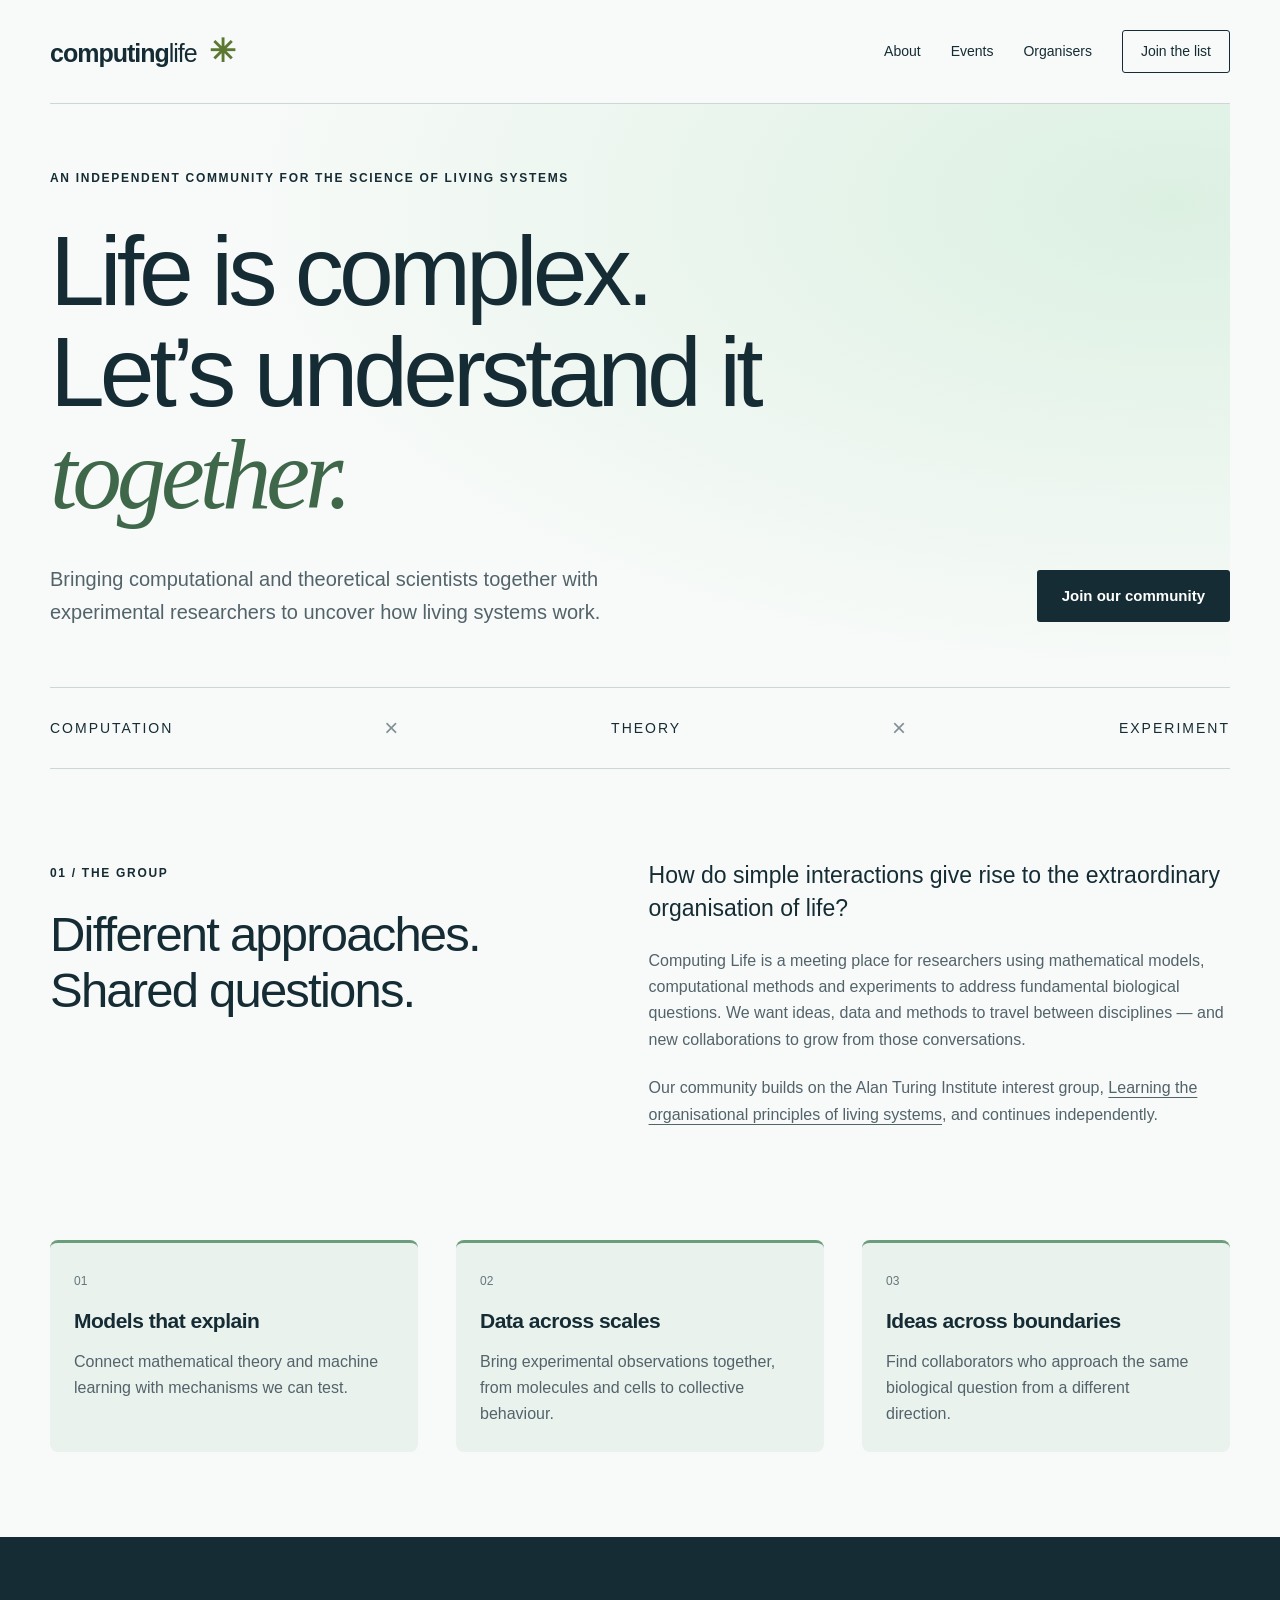
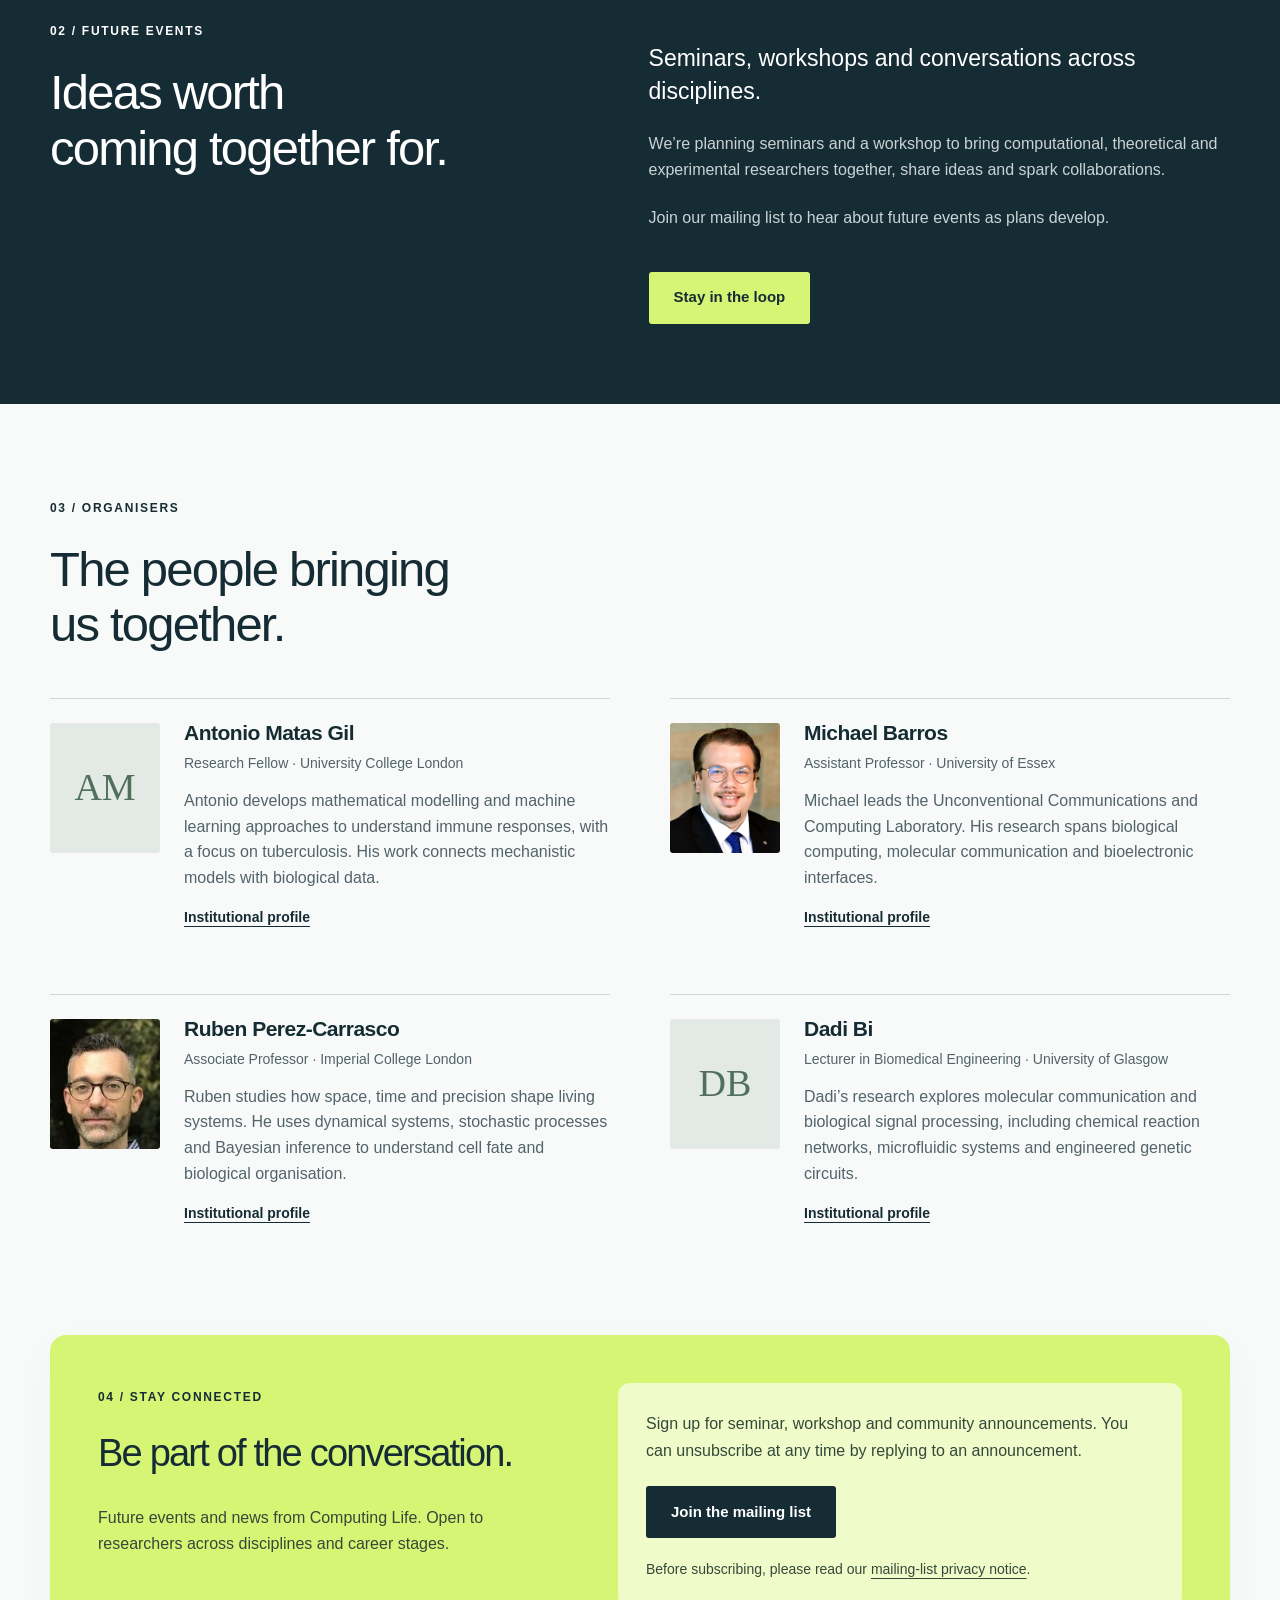
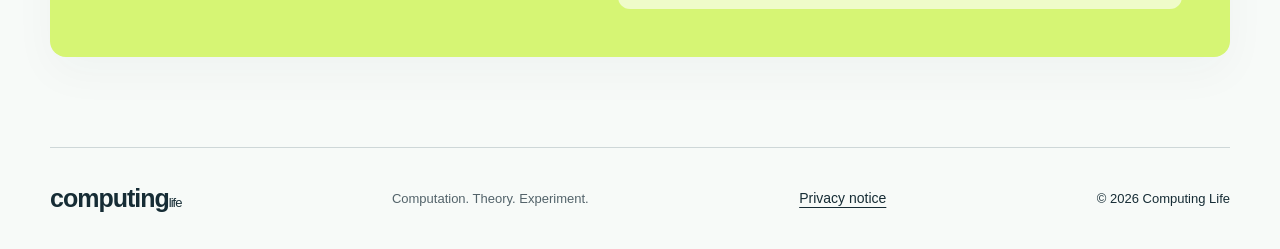
<file: index.html>
<!doctype html>
<html lang="en"><head><meta charset="utf-8"><meta name="viewport" content="width=device-width,initial-scale=1"><title>Computing Life | Theory, computation &amp; experiment</title><meta name="description" content="Connecting computational, theoretical and experimental researchers to understand living systems."><link rel="icon" href="assets/favicon.svg"><link rel="stylesheet" href="assets/styles.css"><script defer src="site-config.js"></script><script defer src="assets/site.js"></script></head><body>
<a class="skip" href="#main">Skip to content</a><header class="wrap"><a class="brand" href="#">computing<span>life</span><i aria-hidden="true">✳</i></a><nav aria-label="Main navigation"><a href="#about">About</a><a href="#events">Events</a><a href="#people">Organisers</a><a class="nav-join" href="#join">Join the list</a></nav></header><main id="main"><section class="hero wrap"><div class="eyebrow">An independent community for the science of living systems</div><h1>Life is complex.<br/>Let’s understand it<br/><em>together.</em></h1><div class="hero-bottom"><p>Bringing computational and theoretical scientists together with experimental researchers to uncover how living systems work.</p><a class="button dark" href="#join">Join our community</a></div><div class="disciplines"><span>COMPUTATION</span><b>×</b><span>THEORY</span><b>×</b><span>EXPERIMENT</span></div></section><section id="about" class="about wrap section"><div><span class="eyebrow">01 / The group</span><h2>Different approaches.<br/>Shared questions.</h2></div><div><p class="lead">How do simple interactions give rise to the extraordinary organisation of life?</p><p>Computing Life is a meeting place for researchers using mathematical models, computational methods and experiments to address fundamental biological questions. We want ideas, data and methods to travel between disciplines — and new collaborations to grow from those conversations.</p><p>Our community builds on the Alan Turing Institute interest group, <a href="https://www.turing.ac.uk/research/interest-groups/learning-organisational-principles-living-systems" target="_blank" rel="noreferrer">Learning the organisational principles of living systems</a>, and continues independently.</p></div></section><section class="themes wrap"><article><span class="number">01</span><h3>Models that explain</h3><p>Connect mathematical theory and machine learning with mechanisms we can test.</p></article><article><span class="number">02</span><h3>Data across scales</h3><p>Bring experimental observations together, from molecules and cells to collective behaviour.</p></article><article><span class="number">03</span><h3>Ideas across boundaries</h3><p>Find collaborators who approach the same biological question from a different direction.</p></article></section><section id="events" class="workshop"><div class="wrap grid"><div><span class="eyebrow">02 / Future events</span><h2>Ideas worth<br/>coming together for.</h2></div><div><p class="lead">Seminars, workshops and conversations across disciplines.</p><p>We’re planning seminars and a workshop to bring computational, theoretical and experimental researchers together, share ideas and spark collaborations.</p><p>Join our mailing list to hear about future events as plans develop.</p><a class="button light" href="#join">Stay in the loop</a></div></div></section><section id="people" class="section wrap"><span class="eyebrow">03 / Organisers</span><h2>The people bringing<br/>us together.</h2><div class="people"><article><div class="portrait initials" aria-hidden="true">AM</div><h3>Antonio Matas Gil</h3><p class="person-role">Research Fellow · University College London</p><p class="person-bio">Antonio develops mathematical modelling and machine learning approaches to understand immune responses, with a focus on tuberculosis. His work connects mechanistic models with biological data.</p><a class="profile-link" href="https://profiles.ucl.ac.uk/103660-antonio-matas-gil" target="_blank" rel="noreferrer">Institutional profile</a></article><article><img class="portrait" src="assets/people/michael.jpg" alt="Michael Barros" loading="lazy"/><h3>Michael Barros</h3><p class="person-role">Assistant Professor · University of Essex</p><p class="person-bio">Michael leads the Unconventional Communications and Computing Laboratory. His research spans biological computing, molecular communication and bioelectronic interfaces.</p><a class="profile-link" href="https://www.essex.ac.uk/people/BARRO44008" target="_blank" rel="noreferrer">Institutional profile</a></article><article><img class="portrait" src="assets/people/ruben.jpg" alt="Ruben Perez-Carrasco" loading="lazy"/><h3>Ruben Perez-Carrasco</h3><p class="person-role">Associate Professor · Imperial College London</p><p class="person-bio">Ruben studies how space, time and precision shape living systems. He uses dynamical systems, stochastic processes and Bayesian inference to understand cell fate and biological organisation.</p><a class="profile-link" href="https://profiles.imperial.ac.uk/r.perez-carrasco/about" target="_blank" rel="noreferrer">Institutional profile</a></article><article><div class="portrait initials" aria-hidden="true">DB</div><h3>Dadi Bi</h3><p class="person-role">Lecturer in Biomedical Engineering · University of Glasgow</p><p class="person-bio">Dadi’s research explores molecular communication and biological signal processing, including chemical reaction networks, microfluidic systems and engineered genetic circuits.</p><a class="profile-link" href="https://www.gla.ac.uk/schools/engineering/staff/dadibi/" target="_blank" rel="noreferrer">Institutional profile</a></article></div></section><section id="join" class="join wrap"><div><span class="eyebrow">04 / Stay connected</span><h2>Be part of the conversation.</h2><p>Future events and news from Computing Life. Open to researchers across disciplines and career stages.</p></div><div class="signup-panel"><p id="signup-note">Sign up for seminar, workshop and community announcements. You can unsubscribe at any time by replying to an announcement.</p><a id="signup-link" class="button dark" href="https://forms.cloud.microsoft/Pages/ResponsePage.aspx?id=_oivH5ipW0yTySEKEdmlwne2IJRvk5NCvmrC4YS_jkBUMjNMRUlXSVlORVIwRUpXR0FLMlA2M0FJVS4u">Join the mailing list</a><p class="privacy-note">Before subscribing, please read our <a href="privacy.html">mailing-list privacy notice</a>.</p></div></section></main><footer class="wrap"><a class="brand" href="#">computing<span>life</span></a><p>Computation. Theory. Experiment.</p><a href="privacy.html">Privacy notice</a><span>© 2026 Computing Life</span></footer>
</body></html>
</file>
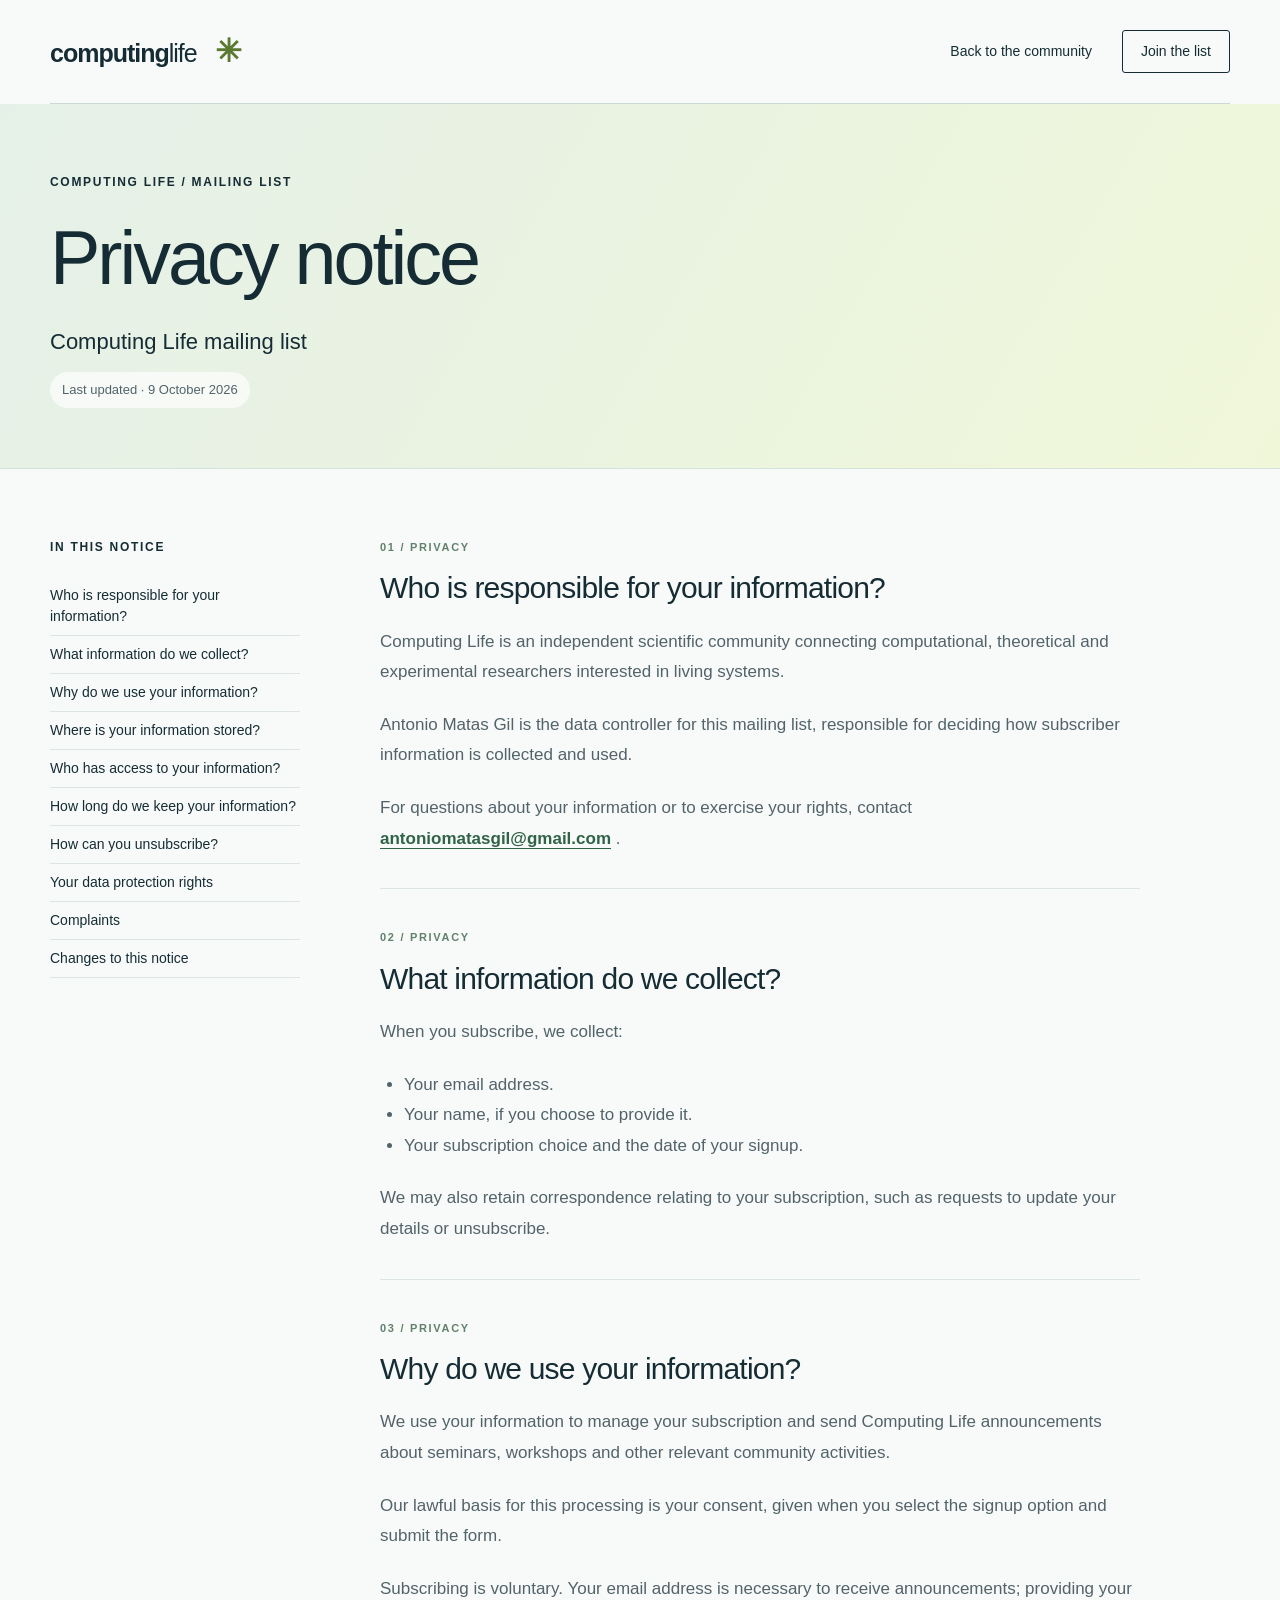
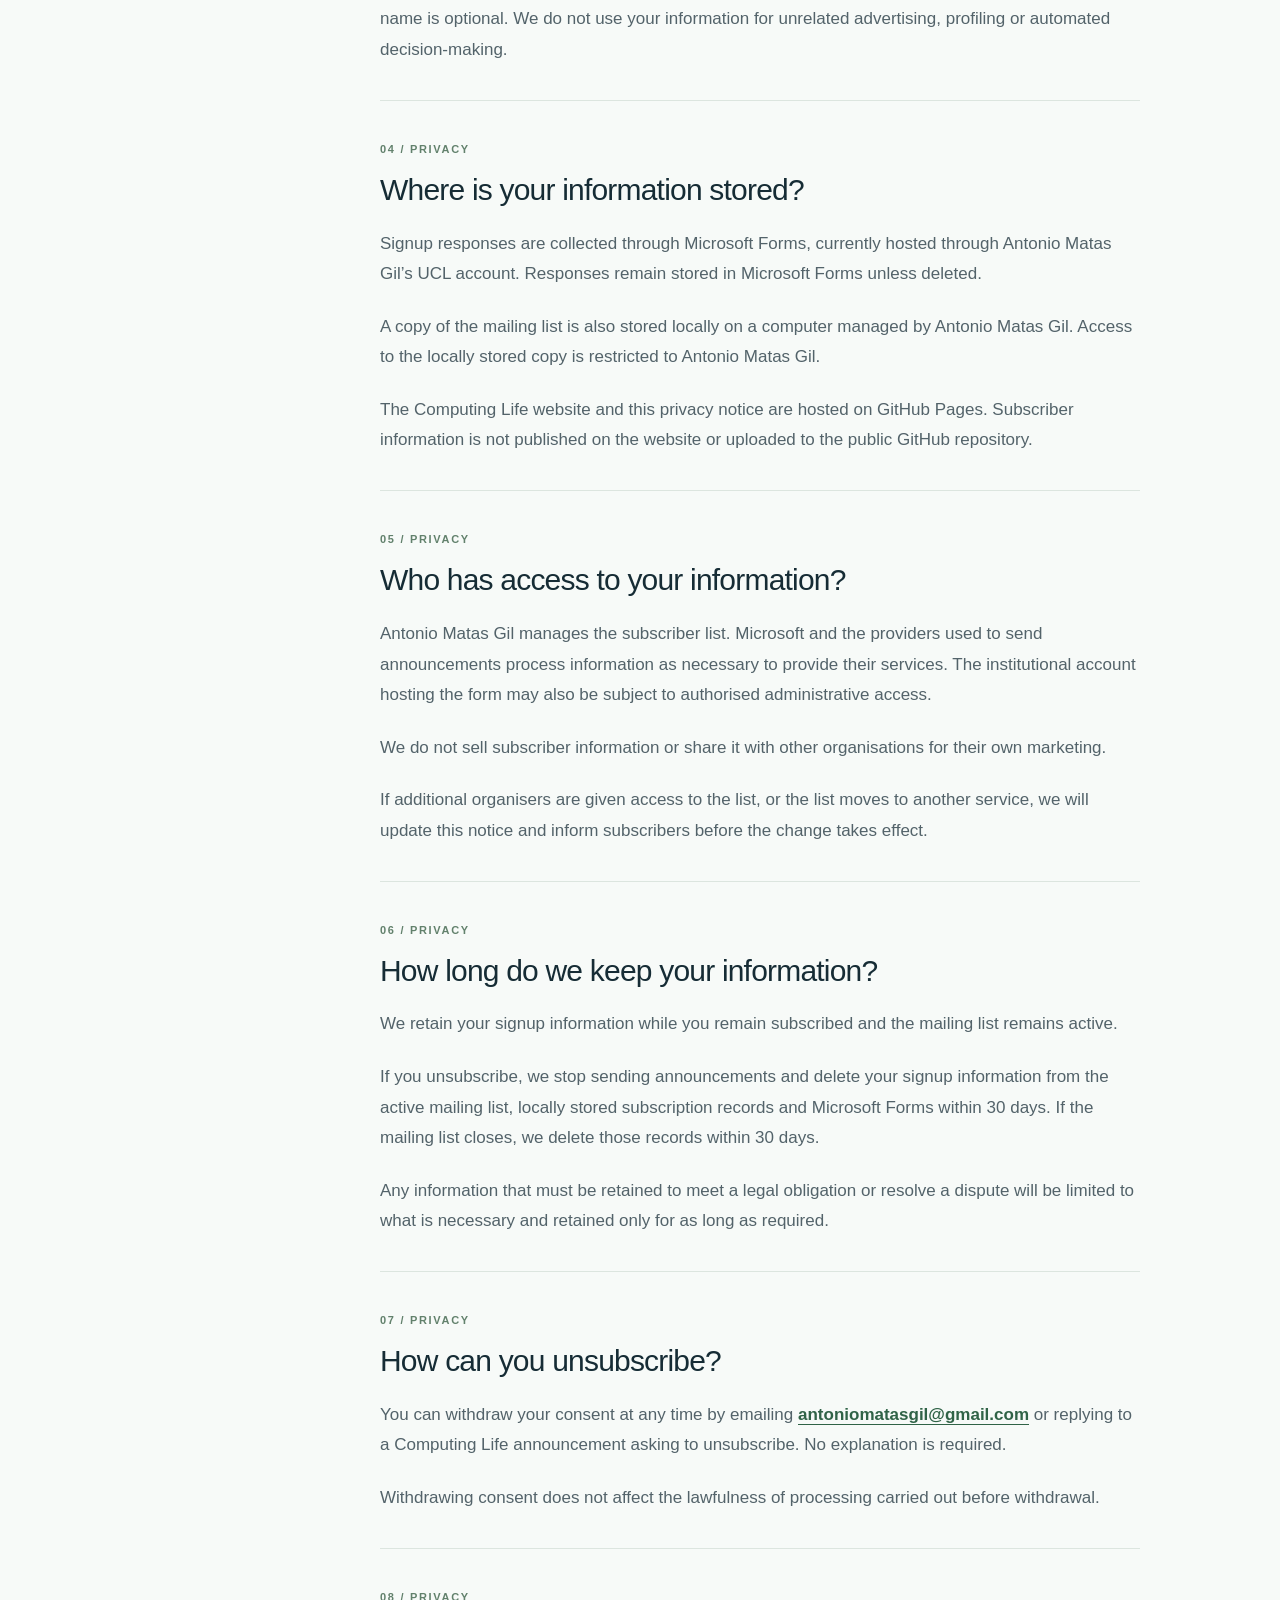
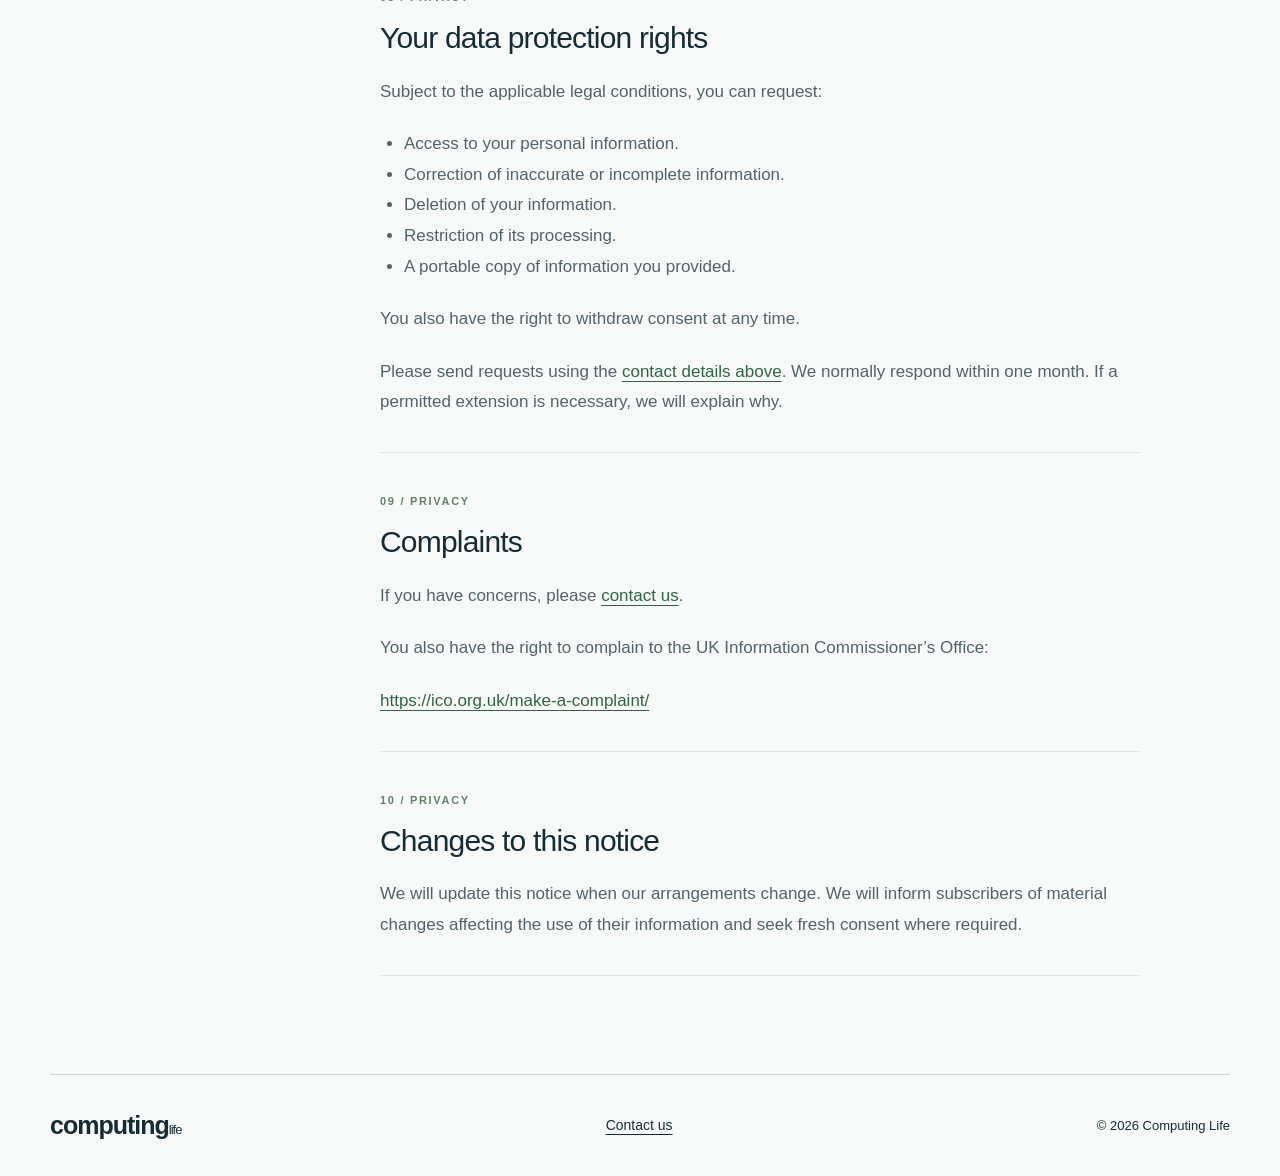
<file: privacy.html>
<!doctype html>
<html lang="en">
<head>
<meta charset="utf-8">
<meta name="viewport" content="width=device-width,initial-scale=1">
<title>Privacy notice | Computing Life</title>
<meta name="description" content="How Computing Life collects, stores and uses mailing-list information.">
<link rel="icon" href="assets/favicon.svg">
<style>

:root{--ink:#162c35;--paper:#f6f8f7;--lime:#d6f574;--muted:#53636a}*{box-sizing:border-box}html{scroll-behavior:smooth;scroll-padding-top:30px}body{margin:0;background:var(--paper);color:var(--ink);font-family:Arial,Helvetica,sans-serif;font-size:16px;line-height:1.65}a{color:inherit;text-underline-offset:4px}button,input{font:inherit}.wrap{width:min(1180px,calc(100% - 96px));margin:auto}header{display:flex;justify-content:space-between;align-items:center;min-height:104px;border-bottom:1px solid #ced7d8}.brand{font-size:25px;font-weight:800;letter-spacing:-1px;text-decoration:none}.brand span{font-weight:400}.brand i{font-style:normal;color:#5c7932;font-size:32px;margin-left:12px}nav{display:flex;align-items:center;gap:30px}nav a{text-decoration:none;font-size:14px}.nav-join{border:1px solid var(--ink);padding:9px 18px;border-radius:3px}.hero{padding:65px 0 0}.eyebrow{font-size:12px;letter-spacing:1.7px;text-transform:uppercase;font-weight:700}h1{font-size:clamp(58px,7.7vw,104px);line-height:1.03;letter-spacing:-5px;font-weight:500;margin:32px 0}h1 em{font-family:Georgia,serif;font-weight:400;color:#3f684a}.hero-bottom{display:flex;align-items:center;justify-content:space-between;gap:32px;margin:38px 0 58px}.hero-bottom p{font-size:20px;max-width:600px;margin:0}.button{display:inline-flex;justify-content:center;align-items:center;min-height:52px;padding:12px 25px;text-decoration:none;border:0;border-radius:3px;font-size:15px;font-weight:600;cursor:pointer;white-space:nowrap}.dark{background:var(--ink);color:white}.light{background:var(--lime);color:var(--ink)}.button:hover{filter:brightness(1.15)}.button:disabled{opacity:.6;cursor:wait}.disciplines{display:flex;justify-content:space-between;align-items:center;padding:20px 0;border-top:1px solid #ced7d8;border-bottom:1px solid #ced7d8;font-size:14px;letter-spacing:2px}.disciplines b{font-size:24px;color:#829095;font-weight:400}.section{padding:90px 0}h2{font-size:clamp(34px,4vw,49px);letter-spacing:-1.8px;line-height:1.13;font-weight:500;margin:22px 0 30px}h3{font-size:21px;line-height:1.3;font-weight:600;letter-spacing:-.5px}p{color:var(--muted);margin:0 0 22px}.about,.grid{display:grid;grid-template-columns:1fr 1.1fr;gap:70px}.lead{font-size:23px;line-height:1.45;color:var(--ink)}.themes{display:grid;grid-template-columns:repeat(3,1fr);gap:38px;padding-bottom:85px}.themes article{border-top:1px solid #ced7d8;padding-top:18px}.number{font-size:12px;color:#65767a}.themes h3{margin:14px 0}.themes p{max-width:310px;margin-bottom:0}.workshop{background:var(--ink);color:white;padding:80px 0}.workshop p{color:#c9d3d5}.workshop .lead{color:white;margin-top:25px}.pill{border:1px solid #698088;color:var(--lime);padding:6px 12px;font-size:12px;letter-spacing:1px;border-radius:20px}.workshop .button{margin-top:18px}.people{display:grid;grid-template-columns:repeat(4,1fr);gap:24px;margin-top:45px}.people article{padding:20px 0;border-top:1px solid #ced7d8}.person-index{font-family:Georgia,serif;font-size:32px;color:#748a79}.people h3{margin:12px 0}.people p{font-size:14px}.join{background:var(--lime);padding:48px;display:grid;grid-template-columns:1fr 1.2fr;gap:50px;margin-bottom:90px}.join h2{font-size:38px}.join p{color:#35483a}.join form{align-self:center}.join label{display:block;font-size:14px;font-weight:600}.form-row{display:flex;margin-top:8px;gap:8px}input[type=email]{width:100%;min-width:0;border:1px solid #779250;border-radius:3px;background:#fff;padding:12px;color:var(--ink)}.consent{display:flex!important;gap:9px;margin-top:16px;font-weight:400!important;line-height:1.5}.consent input{width:17px;height:17px;flex-shrink:0;margin-top:3px;accent-color:var(--ink)}.status{font-size:14px;margin:14px 0;min-height:22px}.text-button{border:0;padding:0;background:none;text-decoration:underline;font-size:14px;color:var(--ink);cursor:pointer}.trap{display:none}footer{display:flex;justify-content:space-between;gap:24px;align-items:center;padding:30px 0;border-top:1px solid #ced7d8}footer p,footer span{font-size:13px;margin:0}.skip{position:absolute;top:-100px}.skip:focus{top:0;background:white;padding:12px;z-index:10}:focus-visible{outline:3px solid #56853f;outline-offset:4px}@media(max-width:900px){.wrap{width:calc(100% - 48px)}nav{gap:18px}.join{grid-template-columns:1fr;gap:15px}.people{grid-template-columns:repeat(2,1fr)}.about,.grid{gap:35px}}@media(max-width:600px){.wrap{width:calc(100% - 36px)}header{flex-wrap:wrap;padding:20px 0;gap:20px}nav{width:100%;justify-content:space-between;gap:10px}nav a{font-size:14px}.nav-join{padding:5px 9px}.hero{padding-top:40px}h1{letter-spacing:-3px;font-size:clamp(44px,10vw,57px)}.hero-bottom{display:block;margin-bottom:38px}.hero-bottom p{font-size:18px;margin-bottom:24px}.eyebrow{letter-spacing:1px}.disciplines{font-size:12px;letter-spacing:0}.about,.grid{grid-template-columns:1fr;gap:10px}.section{padding:55px 0}.themes{grid-template-columns:1fr;gap:25px;padding-bottom:55px}.themes p{max-width:none}.workshop{padding:55px 0}.people{gap:20px}.people h3{font-size:19px}.join{padding:28px;margin-bottom:50px}.join h2{font-size:34px}.form-row{flex-direction:column}.form-row input{min-height:50px}footer{flex-wrap:wrap;gap:10px}footer p{display:none}}

.people{grid-template-columns:repeat(2,minmax(0,1fr));gap:44px 60px}.people article{display:grid;grid-template-columns:110px 1fr;column-gap:24px;align-content:start}.portrait{width:110px;height:130px;object-fit:cover;object-position:center top;border-radius:3px;grid-row:1/5;margin-top:4px}.initials{background:#e3eae5;color:#50705d;display:flex;align-items:center;justify-content:center;font-family:Georgia,serif;font-size:38px}.people h3{margin:0 0 7px}.people .person-role{font-size:14px;line-height:1.5;margin-bottom:14px}.people .person-bio{font-size:16px;line-height:1.6;margin-bottom:16px}.profile-link{font-size:14px;font-weight:600;justify-self:start}@media(max-width:900px){.people{column-gap:32px}.people article{grid-template-columns:1fr}.portrait{grid-row:auto;margin-bottom:20px}.people h3{margin-top:0}}@media(max-width:600px){.people{grid-template-columns:1fr;gap:28px}.people article{grid-template-columns:84px 1fr;column-gap:18px}.portrait{width:84px;height:100px;grid-row:1/3}.person-bio,.profile-link{grid-column:1/-1}.people .person-bio{margin-top:8px}}

[hidden]{display:none!important}.signup-panel{align-self:center}

/* Shared colour and comfortable reading rhythm */
body{background:#f7faf8}a:hover{color:#386651}.hero{position:relative;background:radial-gradient(ellipse at 95% 15%,#dcf0e2 0%,transparent 58%)}.themes article{background:#eaf2ee;border-top:3px solid #6b9d7c;padding:24px;border-radius:8px}.join{border-radius:16px;box-shadow:0 16px 45px #162c3509}.signup-panel{background:#ffffff9c;border-radius:12px;padding:28px}.privacy-note{font-size:14px;margin:20px 0 0}.signup-panel .button{white-space:normal}footer>a:not(.brand){font-size:14px}.privacy-hero{background:linear-gradient(120deg,#e5f0e8,#f0f7d9);padding:64px 0 60px;border-bottom:1px solid #d5e2d8}.privacy-hero h1{font-size:clamp(44px,5.9vw,76px);letter-spacing:-3px;line-height:1.08;margin:24px 0}.privacy-hero p{font-size:22px;margin-bottom:12px;color:var(--ink)}.updated{font-size:13px;color:var(--muted);background:#ffffffa8;padding:7px 12px;border-radius:20px;display:inline-block}.privacy-layout{display:grid;grid-template-columns:250px minmax(0,1fr);gap:80px;padding-top:64px;padding-bottom:64px}.privacy-layout aside{align-self:start;position:sticky;top:25px}.privacy-layout aside nav{display:flex;align-items:stretch;flex-direction:column;gap:0;margin:18px 0 28px}.privacy-layout aside nav a{font-size:14px;padding:8px 0;border-bottom:1px solid #dce5df;line-height:1.5}.contact-card{background:#e8f1ec;padding:20px;border-radius:10px;font-size:14px}.contact-card strong,.contact-card a{display:block}.contact-card a{margin-top:8px}.privacy-content{max-width:760px;min-width:0}.privacy-content section{padding:0 0 34px;margin-bottom:34px;border-bottom:1px solid #dce5df;scroll-margin-top:28px}.privacy-content h2{font-size:30px;letter-spacing:-.8px;line-height:1.25;margin:10px 0 20px}.privacy-content p,.privacy-content li{font-size:17px;line-height:1.8}.privacy-content p:last-child{margin-bottom:0}.privacy-content ul{padding-left:24px;color:var(--muted);margin:0 0 22px}.privacy-content a{overflow-wrap:anywhere;color:#306347}.privacy-content .eyebrow{color:#62816c;font-size:11px}.privacy-end{background:var(--lime);padding:36px 44px;display:flex;align-items:center;justify-content:space-between;gap:28px;border-radius:16px;margin-bottom:64px}.privacy-end h2{margin:0 0 12px;font-size:34px}.privacy-end p{margin:0}.privacy-page footer{flex-wrap:wrap}@media(max-width:900px){.privacy-layout{grid-template-columns:200px minmax(0,1fr);gap:35px}}@media(max-width:650px){.privacy-layout{grid-template-columns:1fr;padding-top:36px;gap:38px}.privacy-layout aside{position:static}.privacy-layout aside nav{display:grid;grid-template-columns:1fr 1fr;gap:0 18px}.privacy-hero{padding:40px 0}.privacy-hero h1{letter-spacing:-2px}.privacy-content h2{font-size:27px}.privacy-end{padding:28px;flex-direction:column;align-items:flex-start}.signup-panel{padding:22px}.privacy-page header nav{flex-wrap:wrap}.privacy-content p,.privacy-content li{font-size:16px}}@media(prefers-reduced-motion:reduce){html{scroll-behavior:auto}}

</style>
</head>
<body class="privacy-page">
<a class="skip" href="#main">Skip to content</a>
<header class="wrap">
<a class="brand" href="index.html">computing<span>life</span>
<i aria-hidden="true">✳</i>
</a>
<nav aria-label="Main navigation">
<a href="index.html">Back to the community</a>
<a class="nav-join" href="https://forms.cloud.microsoft/Pages/ResponsePage.aspx?id=_oivH5ipW0yTySEKEdmlwne2IJRvk5NCvmrC4YS_jkBUMjNMRUlXSVlORVIwRUpXR0FLMlA2M0FJVS4u">Join the list</a>
</nav>
</header>
<main id="main">
<div class="privacy-hero">
<div class="wrap">
<span class="eyebrow">Computing Life / Mailing list</span>
<h1>Privacy notice</h1>
<p>Computing Life mailing list</p>
<span class="updated">Last updated · 9 October 2026</span>
</div>
</div>
<div class="wrap privacy-layout">
<aside>
<span class="eyebrow">In this notice</span>
<nav aria-label="Privacy notice sections">
<a href="#privacy-1">Who is responsible for your information?</a>
<a href="#privacy-2">What information do we collect?</a>
<a href="#privacy-3">Why do we use your information?</a>
<a href="#privacy-4">Where is your information stored?</a>
<a href="#privacy-5">Who has access to your information?</a>
<a href="#privacy-6">How long do we keep your information?</a>
<a href="#privacy-7">How can you unsubscribe?</a>
<a href="#privacy-8">Your data protection rights</a>
<a href="#privacy-9">Complaints</a>
<a href="#privacy-10">Changes to this notice</a>
</nav>
</aside>
<article class="privacy-content">
<section id="privacy-1">
<span class="eyebrow">01 / Privacy</span>
<h2>Who is responsible for your information?</h2>
<p>Computing Life is an independent scientific community connecting computational, theoretical and experimental researchers interested in living systems.</p>
<p>Antonio Matas Gil is the data controller for this mailing list, responsible for deciding how subscriber information is collected and used.</p>
<p>For questions about your information or to exercise your rights, contact <strong>
<a href="mailto:antoniomatasgil@gmail.com">antoniomatasgil@gmail.com</a>
</strong>.</p>
</section>
<section id="privacy-2">
<span class="eyebrow">02 / Privacy</span>
<h2>What information do we collect?</h2>
<p>When you subscribe, we collect:</p>
<ul>
<li>Your email address.</li>
<li>Your name, if you choose to provide it.</li>
<li>Your subscription choice and the date of your signup.</li>
</ul>
<p>We may also retain correspondence relating to your subscription, such as requests to update your details or unsubscribe.</p>
</section>
<section id="privacy-3">
<span class="eyebrow">03 / Privacy</span>
<h2>Why do we use your information?</h2>
<p>We use your information to manage your subscription and send Computing Life announcements about seminars, workshops and other relevant community activities.</p>
<p>Our lawful basis for this processing is your consent, given when you select the signup option and submit the form.</p>
<p>Subscribing is voluntary. Your email address is necessary to receive announcements; providing your name is optional. We do not use your information for unrelated advertising, profiling or automated decision-making.</p>
</section>
<section id="privacy-4">
<span class="eyebrow">04 / Privacy</span>
<h2>Where is your information stored?</h2>
<p>Signup responses are collected through Microsoft Forms, currently hosted through Antonio Matas Gil’s UCL account. Responses remain stored in Microsoft Forms unless deleted.</p>
<p>A copy of the mailing list is also stored locally on a computer managed by Antonio Matas Gil. Access to the locally stored copy is restricted to Antonio Matas Gil.</p>
<p>The Computing Life website and this privacy notice are hosted on GitHub Pages. Subscriber information is not published on the website or uploaded to the public GitHub repository.</p>
</section>
<section id="privacy-5">
<span class="eyebrow">05 / Privacy</span>
<h2>Who has access to your information?</h2>
<p>Antonio Matas Gil manages the subscriber list. Microsoft and the providers used to send announcements process information as necessary to provide their services. The institutional account hosting the form may also be subject to authorised administrative access.</p>
<p>We do not sell subscriber information or share it with other organisations for their own marketing.</p>
<p>If additional organisers are given access to the list, or the list moves to another service, we will update this notice and inform subscribers before the change takes effect.</p>
</section>
<section id="privacy-6">
<span class="eyebrow">06 / Privacy</span>
<h2>How long do we keep your information?</h2>
<p>We retain your signup information while you remain subscribed and the mailing list remains active.</p>
<p>If you unsubscribe, we stop sending announcements and delete your signup information from the active mailing list, locally stored subscription records and Microsoft Forms within 30 days. If the mailing list closes, we delete those records within 30 days.</p>
<p>Any information that must be retained to meet a legal obligation or resolve a dispute will be limited to what is necessary and retained only for as long as required.</p>
</section>
<section id="privacy-7">
<span class="eyebrow">07 / Privacy</span>
<h2>How can you unsubscribe?</h2>
<p>You can withdraw your consent at any time by emailing <strong>
<a href="mailto:antoniomatasgil@gmail.com">antoniomatasgil@gmail.com</a>
</strong> or replying to a Computing Life announcement asking to unsubscribe. No explanation is required.</p>
<p>Withdrawing consent does not affect the lawfulness of processing carried out before withdrawal.</p>
</section>
<section id="privacy-8">
<span class="eyebrow">08 / Privacy</span>
<h2>Your data protection rights</h2>
<p>Subject to the applicable legal conditions, you can request:</p>
<ul>
<li>Access to your personal information.</li>
<li>Correction of inaccurate or incomplete information.</li>
<li>Deletion of your information.</li>
<li>Restriction of its processing.</li>
<li>A portable copy of information you provided.</li>
</ul>
<p>You also have the right to withdraw consent at any time.</p>
<p>Please send requests using the <a href="#privacy-1">contact details above</a>. We normally respond within one month. If a permitted extension is necessary, we will explain why.</p>
</section>
<section id="privacy-9">
<span class="eyebrow">09 / Privacy</span>
<h2>Complaints</h2>
<p>If you have concerns, please <a href="mailto:antoniomatasgil@gmail.com">contact us</a>.</p>
<p>You also have the right to complain to the UK Information Commissioner’s Office:</p>
<p>
<a href="https://ico.org.uk/make-a-complaint/">https://ico.org.uk/make-a-complaint/</a>
</p>
</section>
<section id="privacy-10">
<span class="eyebrow">10 / Privacy</span>
<h2>Changes to this notice</h2>
<p>We will update this notice when our arrangements change. We will inform subscribers of material changes affecting the use of their information and seek fresh consent where required.</p>
</section>
</article>
</div>
</main>
<footer class="wrap">
<a class="brand" href="index.html">computing<span>life</span>
</a>
<a href="mailto:antoniomatasgil@gmail.com">Contact us</a>
<span>© 2026 Computing Life</span>
</footer>
</body>
</html>
</file>
<file: assets/styles.css>
:root{--ink:#162c35;--paper:#f6f8f7;--lime:#d6f574;--muted:#53636a}*{box-sizing:border-box}html{scroll-behavior:smooth;scroll-padding-top:30px}body{margin:0;background:var(--paper);color:var(--ink);font-family:Arial,Helvetica,sans-serif;font-size:16px;line-height:1.65}a{color:inherit;text-underline-offset:4px}button,input{font:inherit}.wrap{width:min(1180px,calc(100% - 96px));margin:auto}header{display:flex;justify-content:space-between;align-items:center;min-height:104px;border-bottom:1px solid #ced7d8}.brand{font-size:25px;font-weight:800;letter-spacing:-1px;text-decoration:none}.brand span{font-weight:400}.brand i{font-style:normal;color:#5c7932;font-size:32px;margin-left:12px}nav{display:flex;align-items:center;gap:30px}nav a{text-decoration:none;font-size:14px}.nav-join{border:1px solid var(--ink);padding:9px 18px;border-radius:3px}.hero{padding:65px 0 0}.eyebrow{font-size:12px;letter-spacing:1.7px;text-transform:uppercase;font-weight:700}h1{font-size:clamp(58px,7.7vw,104px);line-height:1.03;letter-spacing:-5px;font-weight:500;margin:32px 0}h1 em{font-family:Georgia,serif;font-weight:400;color:#3f684a}.hero-bottom{display:flex;align-items:center;justify-content:space-between;gap:32px;margin:38px 0 58px}.hero-bottom p{font-size:20px;max-width:600px;margin:0}.button{display:inline-flex;justify-content:center;align-items:center;min-height:52px;padding:12px 25px;text-decoration:none;border:0;border-radius:3px;font-size:15px;font-weight:600;cursor:pointer;white-space:nowrap}.dark{background:var(--ink);color:white}.light{background:var(--lime);color:var(--ink)}.button:hover{filter:brightness(1.15)}.button:disabled{opacity:.6;cursor:wait}.disciplines{display:flex;justify-content:space-between;align-items:center;padding:20px 0;border-top:1px solid #ced7d8;border-bottom:1px solid #ced7d8;font-size:14px;letter-spacing:2px}.disciplines b{font-size:24px;color:#829095;font-weight:400}.section{padding:90px 0}h2{font-size:clamp(34px,4vw,49px);letter-spacing:-1.8px;line-height:1.13;font-weight:500;margin:22px 0 30px}h3{font-size:21px;line-height:1.3;font-weight:600;letter-spacing:-.5px}p{color:var(--muted);margin:0 0 22px}.about,.grid{display:grid;grid-template-columns:1fr 1.1fr;gap:70px}.lead{font-size:23px;line-height:1.45;color:var(--ink)}.themes{display:grid;grid-template-columns:repeat(3,1fr);gap:38px;padding-bottom:85px}.themes article{border-top:1px solid #ced7d8;padding-top:18px}.number{font-size:12px;color:#65767a}.themes h3{margin:14px 0}.themes p{max-width:310px;margin-bottom:0}.workshop{background:var(--ink);color:white;padding:80px 0}.workshop p{color:#c9d3d5}.workshop .lead{color:white;margin-top:25px}.pill{border:1px solid #698088;color:var(--lime);padding:6px 12px;font-size:12px;letter-spacing:1px;border-radius:20px}.workshop .button{margin-top:18px}.people{display:grid;grid-template-columns:repeat(4,1fr);gap:24px;margin-top:45px}.people article{padding:20px 0;border-top:1px solid #ced7d8}.person-index{font-family:Georgia,serif;font-size:32px;color:#748a79}.people h3{margin:12px 0}.people p{font-size:14px}.join{background:var(--lime);padding:48px;display:grid;grid-template-columns:1fr 1.2fr;gap:50px;margin-bottom:90px}.join h2{font-size:38px}.join p{color:#35483a}.join form{align-self:center}.join label{display:block;font-size:14px;font-weight:600}.form-row{display:flex;margin-top:8px;gap:8px}input[type=email]{width:100%;min-width:0;border:1px solid #779250;border-radius:3px;background:#fff;padding:12px;color:var(--ink)}.consent{display:flex!important;gap:9px;margin-top:16px;font-weight:400!important;line-height:1.5}.consent input{width:17px;height:17px;flex-shrink:0;margin-top:3px;accent-color:var(--ink)}.status{font-size:14px;margin:14px 0;min-height:22px}.text-button{border:0;padding:0;background:none;text-decoration:underline;font-size:14px;color:var(--ink);cursor:pointer}.trap{display:none}footer{display:flex;justify-content:space-between;gap:24px;align-items:center;padding:30px 0;border-top:1px solid #ced7d8}footer p,footer span{font-size:13px;margin:0}.skip{position:absolute;top:-100px}.skip:focus{top:0;background:white;padding:12px;z-index:10}:focus-visible{outline:3px solid #56853f;outline-offset:4px}@media(max-width:900px){.wrap{width:calc(100% - 48px)}nav{gap:18px}.join{grid-template-columns:1fr;gap:15px}.people{grid-template-columns:repeat(2,1fr)}.about,.grid{gap:35px}}@media(max-width:600px){.wrap{width:calc(100% - 36px)}header{flex-wrap:wrap;padding:20px 0;gap:20px}nav{width:100%;justify-content:space-between;gap:10px}nav a{font-size:14px}.nav-join{padding:5px 9px}.hero{padding-top:40px}h1{letter-spacing:-3px;font-size:clamp(44px,10vw,57px)}.hero-bottom{display:block;margin-bottom:38px}.hero-bottom p{font-size:18px;margin-bottom:24px}.eyebrow{letter-spacing:1px}.disciplines{font-size:12px;letter-spacing:0}.about,.grid{grid-template-columns:1fr;gap:10px}.section{padding:55px 0}.themes{grid-template-columns:1fr;gap:25px;padding-bottom:55px}.themes p{max-width:none}.workshop{padding:55px 0}.people{gap:20px}.people h3{font-size:19px}.join{padding:28px;margin-bottom:50px}.join h2{font-size:34px}.form-row{flex-direction:column}.form-row input{min-height:50px}footer{flex-wrap:wrap;gap:10px}footer p{display:none}}

.people{grid-template-columns:repeat(2,minmax(0,1fr));gap:44px 60px}.people article{display:grid;grid-template-columns:110px 1fr;column-gap:24px;align-content:start}.portrait{width:110px;height:130px;object-fit:cover;object-position:center top;border-radius:3px;grid-row:1/5;margin-top:4px}.initials{background:#e3eae5;color:#50705d;display:flex;align-items:center;justify-content:center;font-family:Georgia,serif;font-size:38px}.people h3{margin:0 0 7px}.people .person-role{font-size:14px;line-height:1.5;margin-bottom:14px}.people .person-bio{font-size:16px;line-height:1.6;margin-bottom:16px}.profile-link{font-size:14px;font-weight:600;justify-self:start}@media(max-width:900px){.people{column-gap:32px}.people article{grid-template-columns:1fr}.portrait{grid-row:auto;margin-bottom:20px}.people h3{margin-top:0}}@media(max-width:600px){.people{grid-template-columns:1fr;gap:28px}.people article{grid-template-columns:84px 1fr;column-gap:18px}.portrait{width:84px;height:100px;grid-row:1/3}.person-bio,.profile-link{grid-column:1/-1}.people .person-bio{margin-top:8px}}

[hidden]{display:none!important}.signup-panel{align-self:center}

/* Shared colour and comfortable reading rhythm */
body{background:#f7faf8}a:hover{color:#386651}.hero{position:relative;background:radial-gradient(ellipse at 95% 15%,#dcf0e2 0%,transparent 58%)}.themes article{background:#eaf2ee;border-top:3px solid #6b9d7c;padding:24px;border-radius:8px}.join{border-radius:16px;box-shadow:0 16px 45px #162c3509}.signup-panel{background:#ffffff9c;border-radius:12px;padding:28px}.privacy-note{font-size:14px;margin:20px 0 0}.signup-panel .button{white-space:normal}footer>a:not(.brand){font-size:14px}.privacy-hero{background:linear-gradient(120deg,#e5f0e8,#f0f7d9);padding:64px 0 60px;border-bottom:1px solid #d5e2d8}.privacy-hero h1{font-size:clamp(44px,5.9vw,76px);letter-spacing:-3px;line-height:1.08;margin:24px 0}.privacy-hero p{font-size:22px;margin-bottom:12px;color:var(--ink)}.updated{font-size:13px;color:var(--muted);background:#ffffffa8;padding:7px 12px;border-radius:20px;display:inline-block}.privacy-layout{display:grid;grid-template-columns:250px minmax(0,1fr);gap:80px;padding-top:64px;padding-bottom:64px}.privacy-layout aside{align-self:start;position:sticky;top:25px}.privacy-layout aside nav{display:flex;align-items:stretch;flex-direction:column;gap:0;margin:18px 0 28px}.privacy-layout aside nav a{font-size:14px;padding:8px 0;border-bottom:1px solid #dce5df;line-height:1.5}.contact-card{background:#e8f1ec;padding:20px;border-radius:10px;font-size:14px}.contact-card strong,.contact-card a{display:block}.contact-card a{margin-top:8px}.privacy-content{max-width:760px;min-width:0}.privacy-content section{padding:0 0 34px;margin-bottom:34px;border-bottom:1px solid #dce5df;scroll-margin-top:28px}.privacy-content h2{font-size:30px;letter-spacing:-.8px;line-height:1.25;margin:10px 0 20px}.privacy-content p,.privacy-content li{font-size:17px;line-height:1.8}.privacy-content p:last-child{margin-bottom:0}.privacy-content ul{padding-left:24px;color:var(--muted);margin:0 0 22px}.privacy-content a{overflow-wrap:anywhere;color:#306347}.privacy-content .eyebrow{color:#62816c;font-size:11px}.privacy-end{background:var(--lime);padding:36px 44px;display:flex;align-items:center;justify-content:space-between;gap:28px;border-radius:16px;margin-bottom:64px}.privacy-end h2{margin:0 0 12px;font-size:34px}.privacy-end p{margin:0}.privacy-page footer{flex-wrap:wrap}@media(max-width:900px){.privacy-layout{grid-template-columns:200px minmax(0,1fr);gap:35px}}@media(max-width:650px){.privacy-layout{grid-template-columns:1fr;padding-top:36px;gap:38px}.privacy-layout aside{position:static}.privacy-layout aside nav{display:grid;grid-template-columns:1fr 1fr;gap:0 18px}.privacy-hero{padding:40px 0}.privacy-hero h1{letter-spacing:-2px}.privacy-content h2{font-size:27px}.privacy-end{padding:28px;flex-direction:column;align-items:flex-start}.signup-panel{padding:22px}.privacy-page header nav{flex-wrap:wrap}.privacy-content p,.privacy-content li{font-size:16px}}@media(prefers-reduced-motion:reduce){html{scroll-behavior:auto}}
</file>
